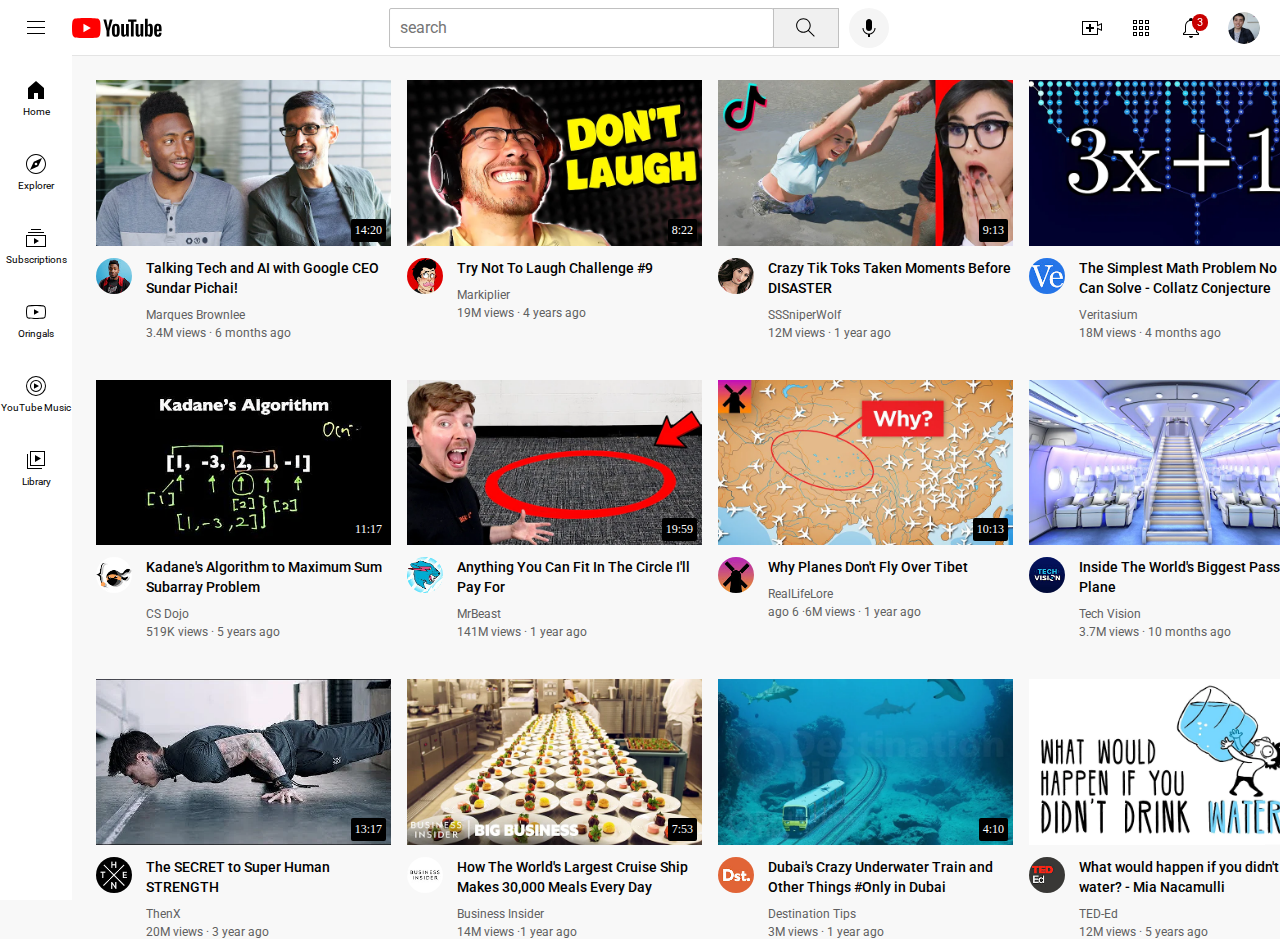
<file: index.html>
<!DOCTYPE html>
<html>
  <head>
    <title>Youtube</title>

    <link rel="preconnect" href="https://fonts.googleapis.com">
    <link rel="preconnect" href="https://fonts.gstatic.com" crossorigin>
    <link href="https://fonts.googleapis.com/css2?family=Roboto:wght@400;500;700&display=swap" rel="stylesheet">

    <link rel="stylesheet" href="styles/general.css">
    <link rel="stylesheet" href="styles/header.css">
    <link rel="stylesheet" href="styles/video.css">
    <link rel="stylesheet" href="styles/sidebar.css">

  </head>
  <body>
        <div class="header">
          <div class="left-section"><img class="hamburger-menu" src="icons/hamburger-menu.svg">
            <img class="youtube-logo" src="icons/youtube-logo.svg">
          </div>
          <div class="middle-section"><input class="search-bar" type="text" placeholder="search">
            <button class="search-button"><img class="search-icon"
              src="icons/search.svg">
              <div class="tooltip">Search</div>
            </button >
            <button 
            class="voice-search-button">
              <img class="voice-search-icon" 
              src="icons/voice-search-icon.svg">
              <div class="tooltip">Search with your voice</div>
            </button>
          </div>
          <div class="right-section"> 
            <div class="upload-icon-container">
              <img class="upload-icon" 
              src="icons/upload.svg">
              <div class="tooltip">Create</div>
            </div>
            
            <div class="load-apps-icon">
            <img class="youtube-apps-icon" 
            src="icons/youtube-apps.svg">
            <div class="tooltip">YouTube apps</div>
            </div>

           <div class="notifications-icon-container"> 
            <img class="notifications-icon" src="icons/notifications.svg">
            <div class="notifications-count">3</div>
            <div class="tooltip">Notifications</div>
          </div>
            <img class="current-user-picture" src="channel-pictures/my-channel.jpeg">
          </div>
        </div>

        <div class="sidebar">
          <div class="sidebar-link">
            <img src="icons/home.svg">
            <div>Home</div>
          </div>
          <div class="sidebar-link">
            <img src="icons/explore.svg">
            <div>Explorer</div>
          </div>
          <div class="sidebar-link">
            <img src="icons/subscriptions.svg">
            <div>Subscriptions</div>
          </div>
          <div class="sidebar-link">
            <img src="icons/originals.svg">
            <div>Oringals</div>
          </div>
          <div class="sidebar-link">
            <img src="icons/youtube-music.svg">
            <div>YouTube Music</div>
          </div>
          
          <div class="sidebar-link">
            <img src="icons/library.svg">
            <div>Library</div>
          </div>
          
        </div>
      
    <div class="video-grid">
      <div class="video-preview">
        <div class="thumbnail-row">
          <img class="thumbnails" src="thumbnails/thumbnail-1.webp">
          <div class="video-time">14:20</div>
        </div>
        <div class="video-info-grid" >
          <div class="channel-pictures">
            <img class="profile-pictures" src="channel-pictures/channel-1.jpeg">
          </div>
          <div class="video-info">
            <p class="video-title">
              Talking Tech and AI with Google 
              CEO Sundar Pichai!
              </p>
              <p class="video-author">
                Marques Brownlee
              </p>
              <p class="video-stats">
                3.4M views &#183; 6 months ago
              </p>
          </div>
        
        </div>
      </div>

      <div class="video-preview">
        <div class="thumbnail-row">
          <img class="thumbnails" src="thumbnails/thumbnail-2.webp">
          <div class="video-time">8:22</div>
        </div>
        <div class="video-info-grid">
          <div class="channel-pictures">
            <img class="profile-pictures" src="channel-pictures/channel-2.jpeg">
          </div>
          <div class="video-info">
            <p class="video-title">
                Try Not To Laugh Challenge #9
              </p>
              <p class="video-author">
                Markiplier
              </p>
              <p class="video-stats">
                19M views &#183; 4 years ago
              </p>
          </div>
        </div>
      </div>

      <div class="video-preview">
        <div class="thumbnail-row">
          <img class="thumbnails" src="thumbnails/thumbnail-3.webp">
          <div class="video-time">9:13</div>
        </div>
        <div class="video-info-grid" >
          <div class="channel-pictures">
            <img class="profile-pictures" src="channel-pictures/channel-3.jpeg">
          </div>
          <div class="video-info">
            <p class="video-title">
              Crazy Tik Toks Taken Moments Before DISASTER
              </p>
              <p class="video-author">
                SSSniperWolf
              </p>
              <p class="video-stats">
                12M views &#183; 1 year ago
              </p>
          </div>
        
        </div>
      </div>

      <div class="video-preview">
        <div class="thumbnail-row">
          <img class="thumbnails" src="thumbnails/thumbnail-4.webp">
          <div class="video-time">22:09</div>
        </div>
        <div class="video-info-grid">
          <div class="channel-pictures">
            <img class="profile-pictures" src="channel-pictures/channel-4.jpeg">
          </div>
          <div class="video-info">
            <p class="video-title">
              The Simplest Math Problem No One Can Solve - Collatz Conjecture
              </p>
              <p class="video-author">
                Veritasium
              </p>
              <p class="video-stats">
                18M views &#183; 4 months ago
              </p>
          </div>
        </div>
      </div>

      
      <div class="video-preview">
        <div class="thumbnail-row">
          <img class="thumbnails" src="thumbnails/thumbnail-5.webp">
          <div class="video-time">11:17</div>
        </div>
        <div class="video-info-grid" >
          <div class="channel-pictures">
            <img class="profile-pictures" src="channel-pictures/channel-5.jpeg">
          </div>
          <div class="video-info">
            <p class="video-title">
                Kadane's Algorithm to Maximum Sum Subarray Problem
              </p>
              <p class="video-author">
                CS Dojo
              </p>
              <p class="video-stats">
                519K views &#183; 5 years ago
              </p>
          </div>
        
        </div>
      </div>

      <div class="video-preview">
        <div class="thumbnail-row">
          <img class="thumbnails" src="thumbnails/thumbnail-6.webp">
          <div class="video-time">19:59</div>
        </div>
        <div class="video-info-grid">
          <div class="channel-pictures">
            <img class="profile-pictures" src="channel-pictures/channel-6.jpeg">
          </div>
          <div class="video-info">
            <p class="video-title">
              Anything You Can Fit In The Circle I&#39;ll Pay For
              </p>
              <p class="video-author">
                MrBeast
              </p>
              <p class="video-stats">
                141M views &#183; 1 year ago
              </p>
          </div>
        </div>
      </div>


  <div class="video-preview">
        <div class="thumbnail-row">
          <img class="thumbnails" src="thumbnails/thumbnail-7.webp">
          <div class="video-time">10:13</div>
        </div>
        <div class="video-info-grid" >
          <div class="channel-pictures">
            <img class="profile-pictures" src="channel-pictures/channel-7.jpeg">
          </div>
          <div class="video-info">
            <p class="video-title">
              Why Planes Don't Fly Over Tibet
              </p>
              <p class="video-author">
                RealLifeLore
              </p>
              <p class="video-stats">
                ago 6	&middot;6M views &#183; 1 year ago  
              </p>
          </div>
        
        </div>
      </div>

      <div class="video-preview">
        <div class="thumbnail-row">
          <img class="thumbnails" src="thumbnails/thumbnail-8.webp">
          <div class="video-time">7:12</div>
        </div>
        <div class="video-info-grid">
          <div class="channel-pictures">
            <img class="profile-pictures" src="channel-pictures/channel-8.jpeg">
          </div>
          <div class="video-info">
            <p class="video-title">
                Inside The World's Biggest Passenger Plane
              </p>
              <p class="video-author">
                Tech Vision
              </p>
              <p class="video-stats">
                3.7M views · 10 months ago
              </p>
          </div>
        </div>
    </div>

    <div class="video-preview">
      <div class="thumbnail-row">
        <img class="thumbnails" src="thumbnails/thumbnail-9.webp">
        <div class="video-time">13:17</div>
      </div>
      <div class="video-info-grid" >
        <div class="channel-pictures">
          <img class="profile-pictures" src="channel-pictures/channel-9.jpeg">
        </div>
        <div class="video-info">
          <p class="video-title">
              The SECRET to Super Human STRENGTH
            </p>
            <p class="video-author">
              ThenX
            </p>
            <p class="video-stats">
              20M views &#183; 3 year ago  
            </p>
        </div>
      </div>
    </div>

    <div class="video-preview">
      <div class="thumbnail-row">
        <img class="thumbnails" src="thumbnails/thumbnail-10.webp">
        <div class="video-time">7:53</div>
      </div>
      <div class="video-info-grid">
        <div class="channel-pictures">
          <img class="profile-pictures" src="channel-pictures/channel-10.jpeg">
        </div>
        <div class="video-info">
          <p class="video-title">
            How The World's Largest Cruise Ship Makes 30,000 Meals Every Day
            </p>
            <p class="video-author">
              Business Insider
            </p>
            <p class="video-stats">
              14M views &#183;1 year ago
            </p>
        </div>
      </div>
    </div>

  <div class="video-preview">
    <div class="thumbnail-row">
      <img class="thumbnails" src="thumbnails/thumbnail-11.webp">
      <div class="video-time">4:10</div>
    </div>
    <div class="video-info-grid" >
      <div class="channel-pictures">
        <img class="profile-pictures" src="channel-pictures/channel-11.jpeg">
      </div>
      <div class="video-info">
        <p class="video-title">   
            Dubai's Crazy Underwater Train and Other Things #Only in Dubai
          </p>
          <p class="video-author">
            Destination Tips
          </p>
          <p class="video-stats">
            3M views &#183; 1 year ago  
          </p>
      </div>
    </div>
  </div>

  <div class="video-preview">
    <div class="thumbnail-row">
      <img class="thumbnails" src="thumbnails/thumbnail-12.webp">
      <div class="video-time">4:51</div>
    </div>
    <div class="video-info-grid">
      <div class="channel-pictures">
        <img class="profile-pictures" src="channel-pictures/channel-12.jpeg">
      </div>
      <div class="video-info">
        <p class="video-title">
          What would happen if you didn&#39;t drink water? - Mia Nacamulli
          </p>
          <p class="video-author">
            TED-Ed
          </p>
          <p class="video-stats">
            12M views  &#183; 5 years ago
          </p>
      </div>
    </div>
  </div>

  </body>
</html>
</file>
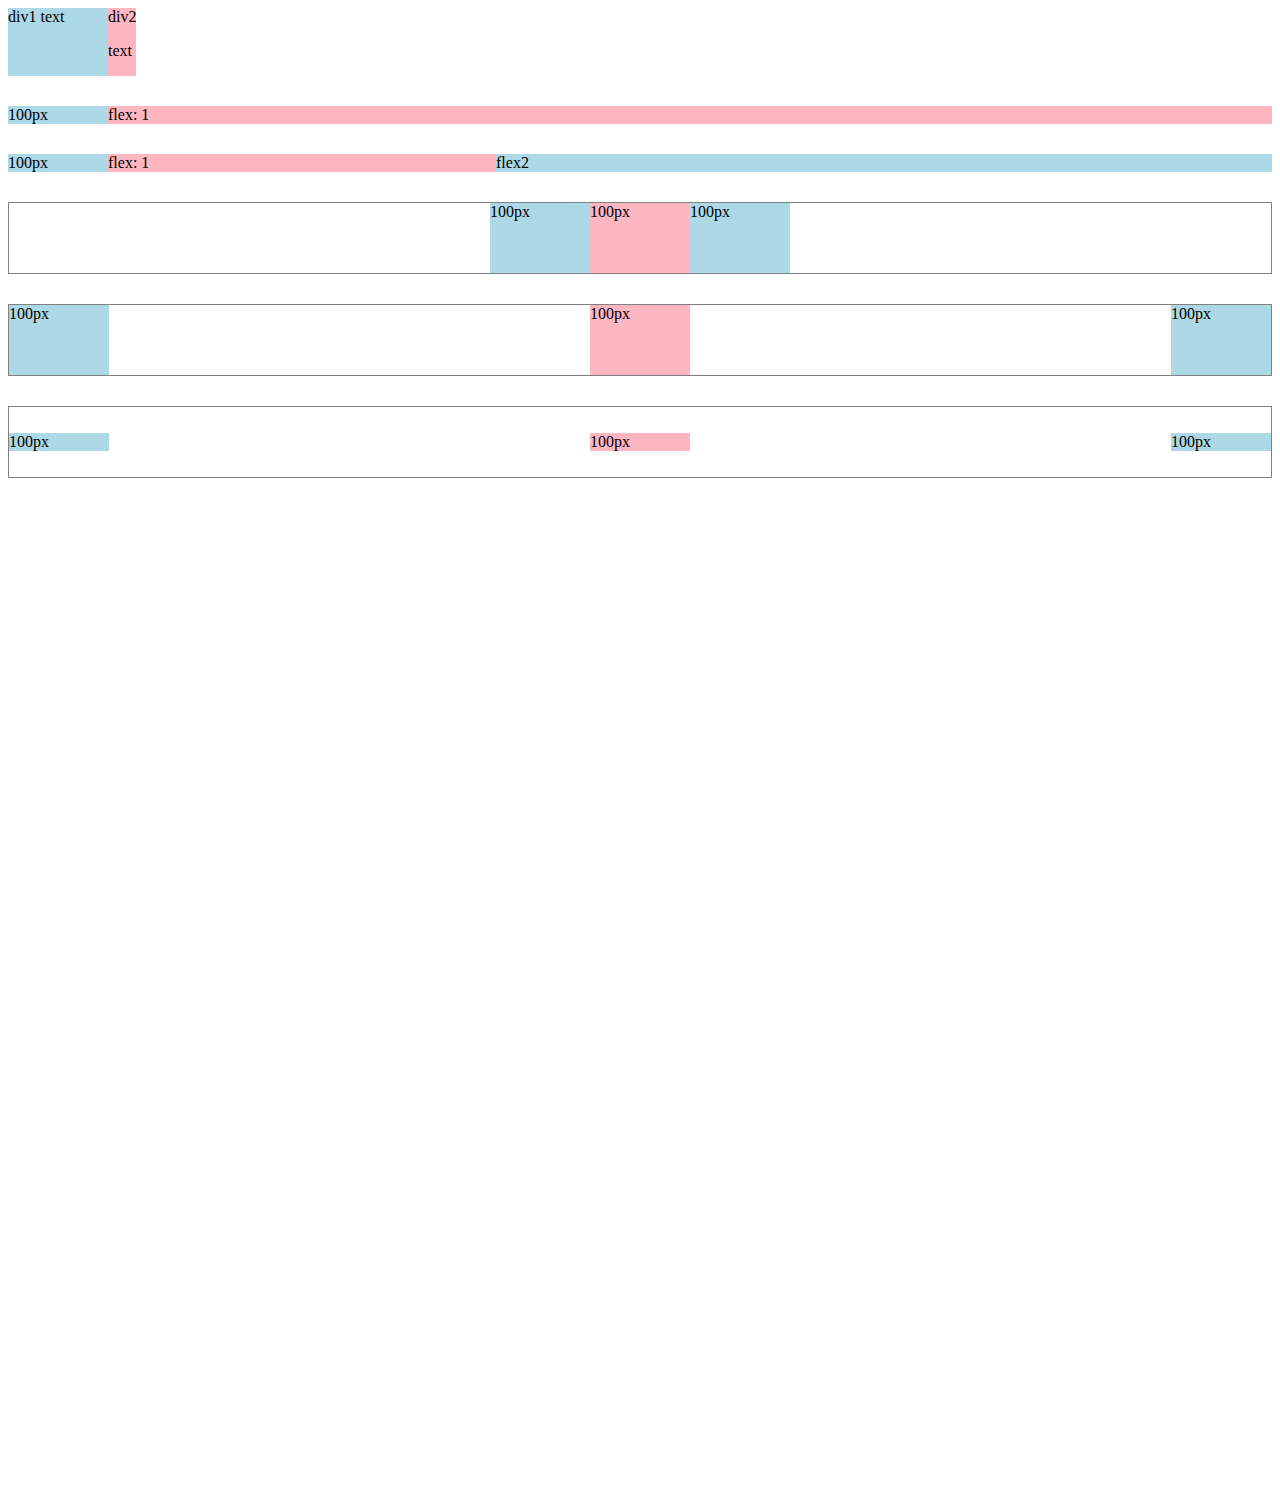
<file: flexbox.html>
<!DOCTYPE html>
<html>
  <head>
    <title>Flexbox Practice</title>
  </head>
  <body style="padding-bottom: 1000px;">
    <div style="
      display: flex;
      flex-direction: row;
      ">

        <div style="background-color: lightblue; width: 100px;">div1 text </div>
        <div style=" background-color: lightpink;">div2 <p>text</p></div>
      </div>

      <div style="
        margin-top: 30px;
        display: flex;
        flex-direction: row;
        ">

          <div style="background-color: lightblue; width: 100px;">100px</div>
          <div style=" background-color: lightpink; flex: 1;">flex: 1</div>
        </div>

          <div style="
          margin-top: 30px;
          display: flex;
          flex-direction: row;
          ">

              <div style="background-color: lightblue; width: 100px;">100px</div>
              <div style=" background-color: lightpink; flex: 1;">flex: 1</div>
              <div style="background-color: lightblue; flex: 2;">flex2</div>
            </div>

            
          <div style="
            margin-top: 30px;
            height: 70px;
            border-width: 1px;
            border-style: solid;
            border-color: grey;

            display: flex;
            flex-direction: row;
            justify-content: center ;

            ">

                <div style="background-color: lightblue; width: 100px;">100px</div>
                <div style=" background-color: lightpink; width: 100px;">100px</div>
                <div style="background-color: lightblue; width: 100px;">100px</div>
              </div>

                <div style="
                margin-top: 30px;
                height: 70px;
                border-width: 1px;
                border-style: solid;
                border-color: grey;
    
                display: flex;
                flex-direction: row;
                justify-content: space-between;
    
                ">
    
                    <div style="background-color: lightblue; width: 100px;">100px</div>
                    <div style=" background-color: lightpink; width: 100px;">100px</div>
                    <div style="background-color: lightblue; width: 100px;">100px</div>
              </div>

                <div style="
                  margin-top: 30px;
                  height: 70px;
                  border-width: 1px;
                  border-style: solid;
                  border-color: grey;
      
                  display: flex;
                  flex-direction: row;
                  justify-content: space-between;
                  align-items: center;
      
                  ">
      
                      <div style="background-color: lightblue; width: 100px;">100px</div>
                      <div style=" background-color: lightpink; width: 100px;">100px</div>
                      <div style="background-color: lightblue; width: 100px;">100px</div>
                </div>
      </body>
  </html>
</file>
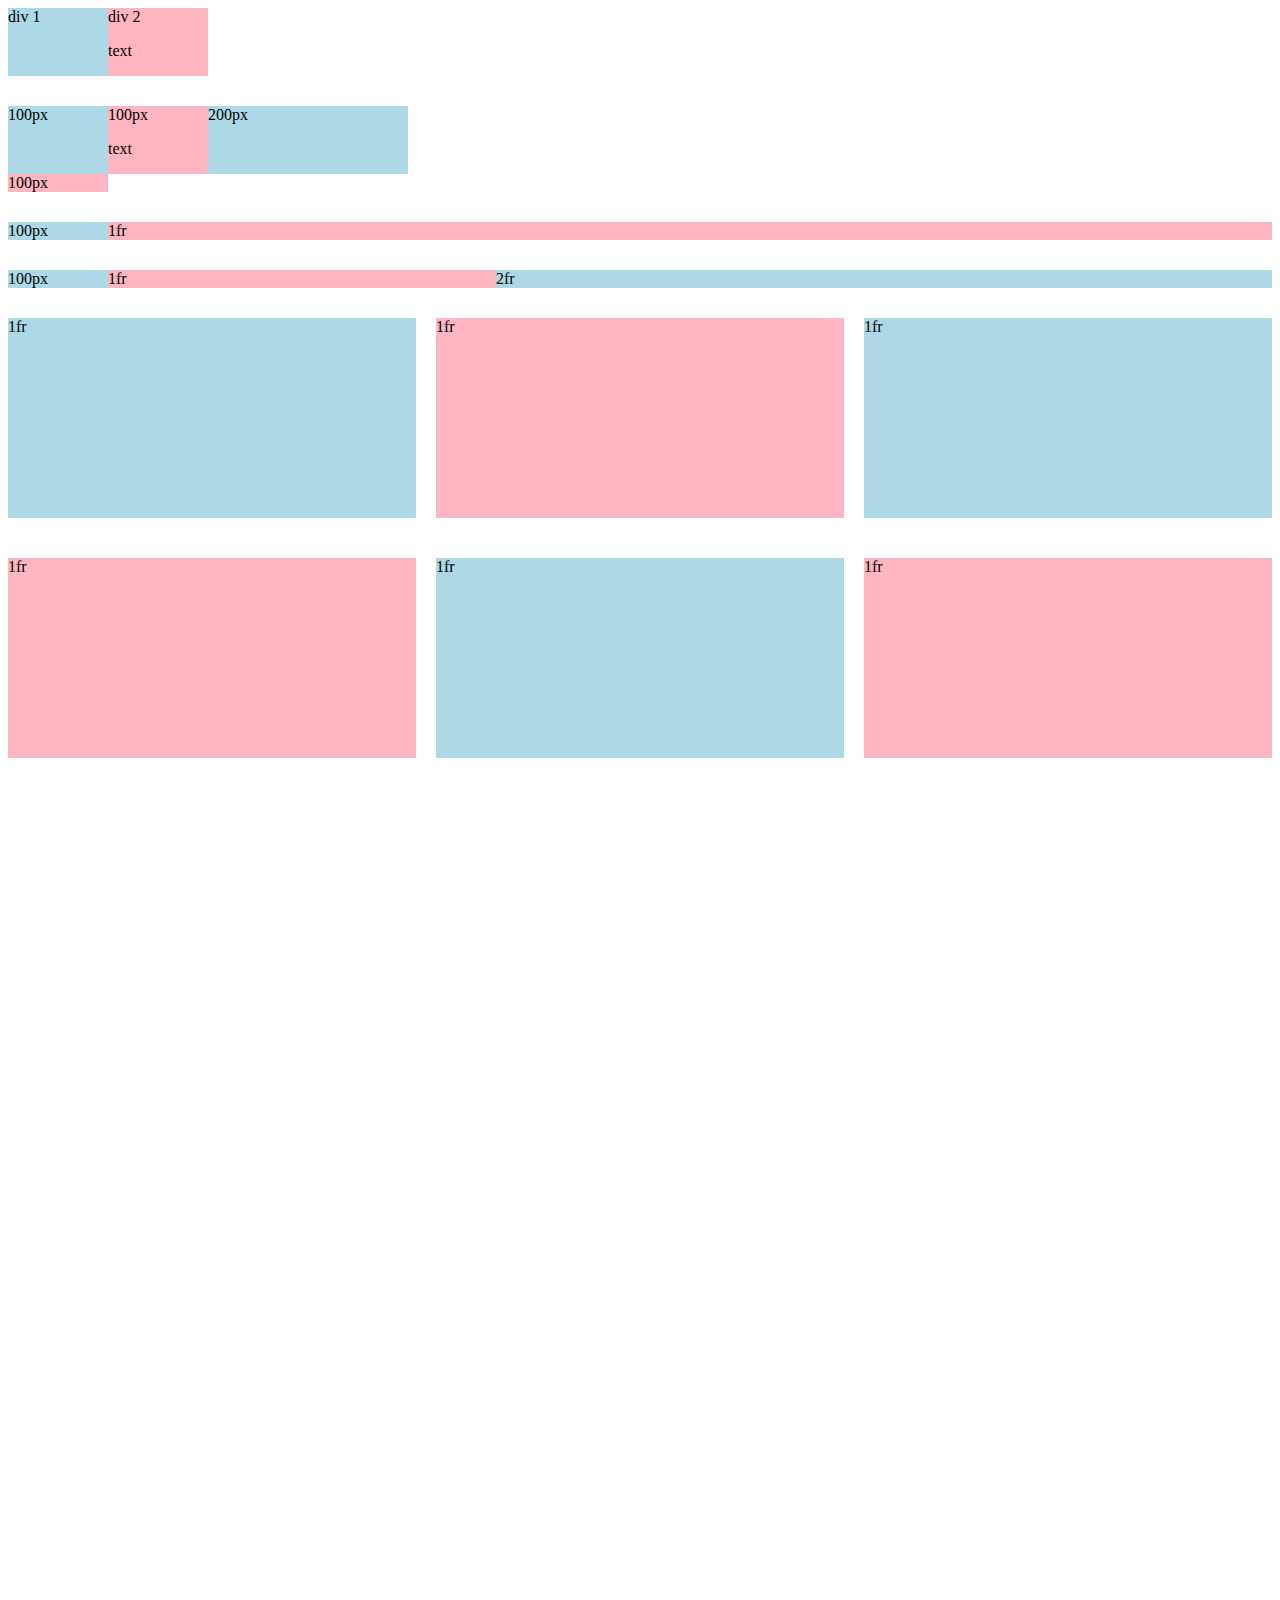
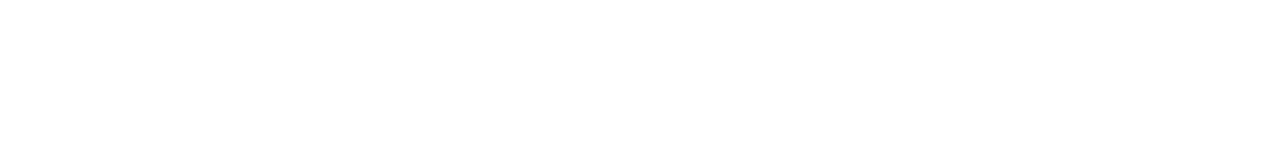
<file: grid.html>
<!DOCTYPE html>
<html>
  <head>
    <title>Grid Practice</title>
  </head>
  <body style="padding-bottom: 1000px;">
    <div style="
      display: grid;
      grid-template-columns: 100px 100px;
      ">
      <div style="background-color: lightblue;">div 1</div>
      <div style="background-color: lightpink;">div 2<p>text</p></div>
    </div>

    <div style="
      margin-top: 30px;
      display: grid;
      grid-template-columns: 100px 100px 200px;
      ">
      <div style="background-color: lightblue;">100px</div>
      <div style="background-color: lightpink;">100px<p>text</p></div>
      <div style="background-color: lightblue;">200px</div>
      <div style="background-color: lightpink;">100px</div>
    </div>

      <div style="
      margin-top: 30px;
      display: grid;
      grid-template-columns: 100px 1fr;
      ">
      <div style="background-color: lightblue;">100px</div>
      <div style="background-color: lightpink;">1fr</div>
    </div>

      <div style="
      margin-top: 30px;
      display: grid;
      grid-template-columns: 100px 1fr 2fr;
      ">
      <div style="background-color: lightblue;">100px</div>
      <div style="background-color: lightpink;">1fr</div>
      <div style="background-color: lightblue;">2fr</div>
    </div>

      <div style="
      margin-top: 30px;
      display: grid;
      grid-template-columns: 1fr 1fr 1fr;
      column-gap: 20px;
      row-gap: 40px;
      ">
      <div style="background-color: lightblue; height: 200px;">1fr</div>
      <div style="background-color: lightpink; height: 200px">1fr</div>
      <div style="background-color: lightblue; height: 200px">1fr</div>
      <div style="background-color: lightpink; height: 200px">1fr</div>
      <div style="background-color: lightblue; height: 200px;">1fr</div>
      <div style="background-color: lightpink; height: 200px">1fr</div>

    </div>
  </body>
</html>
</file>
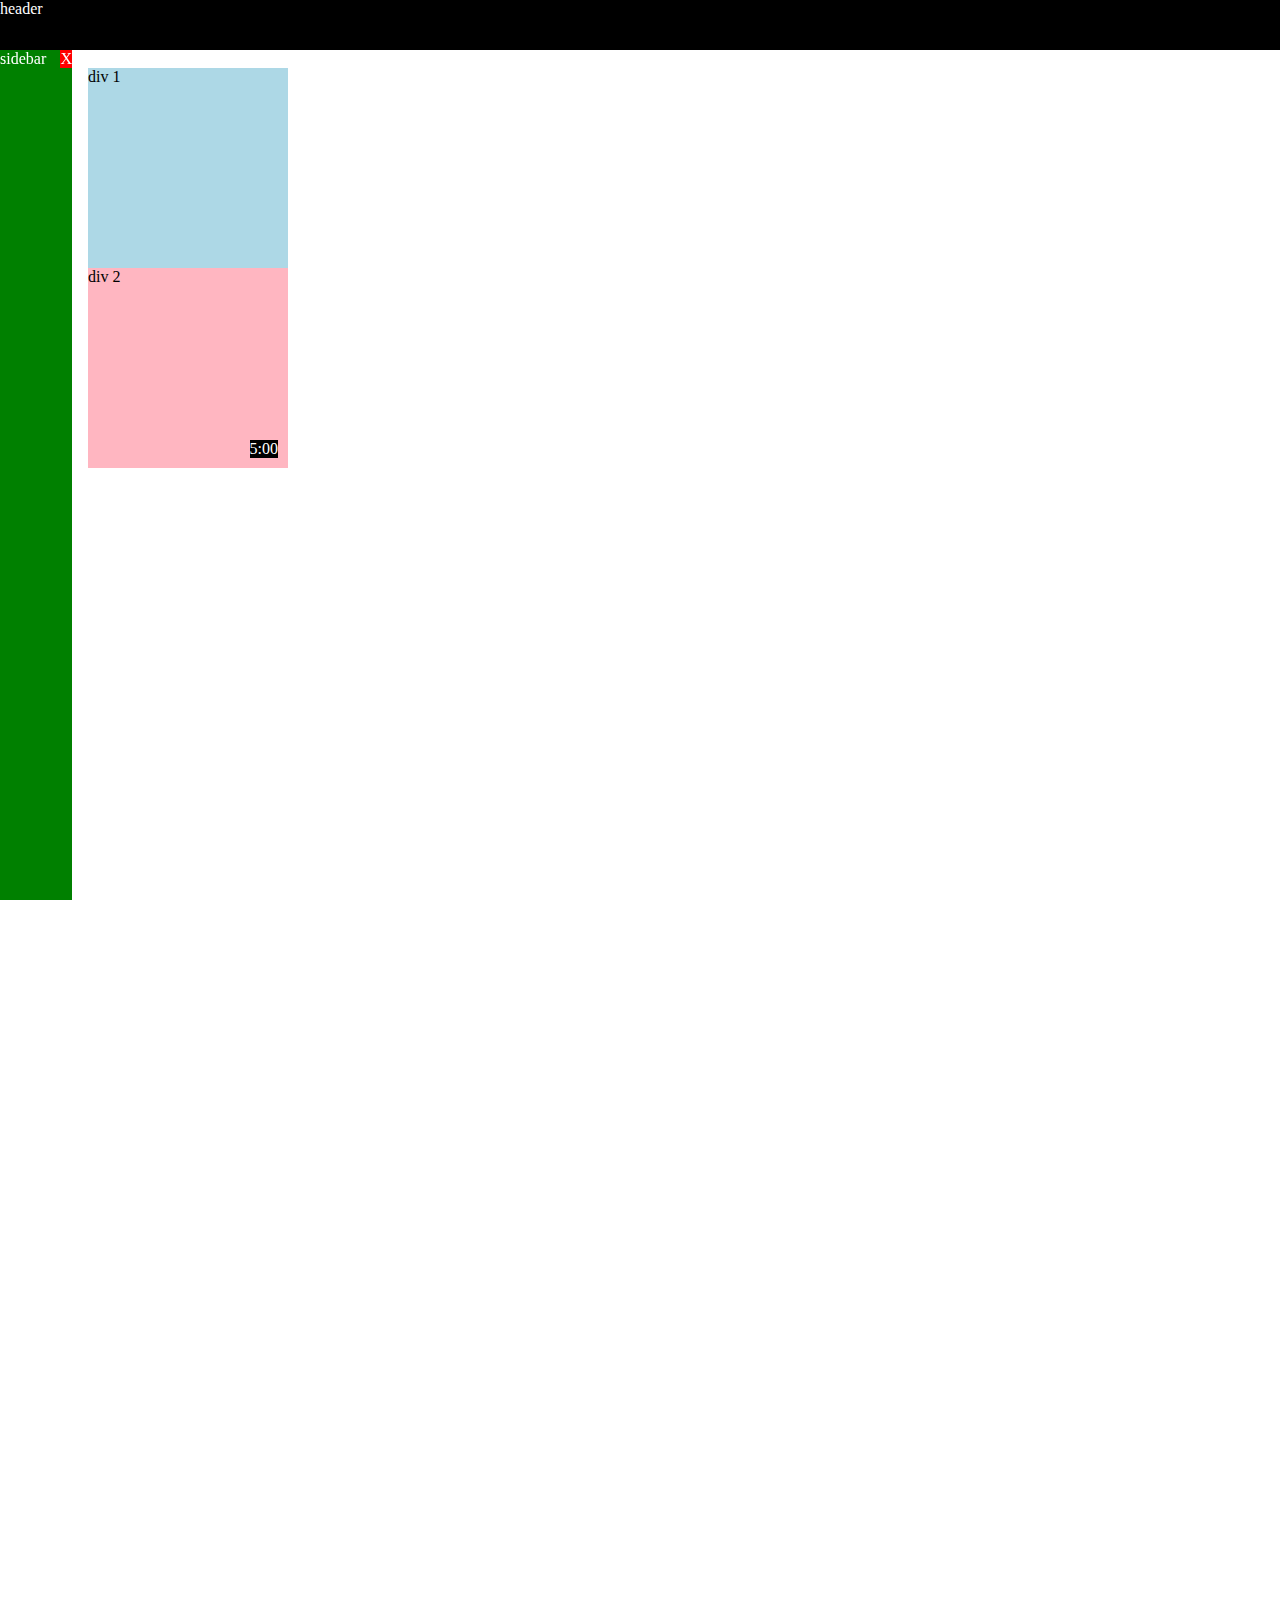
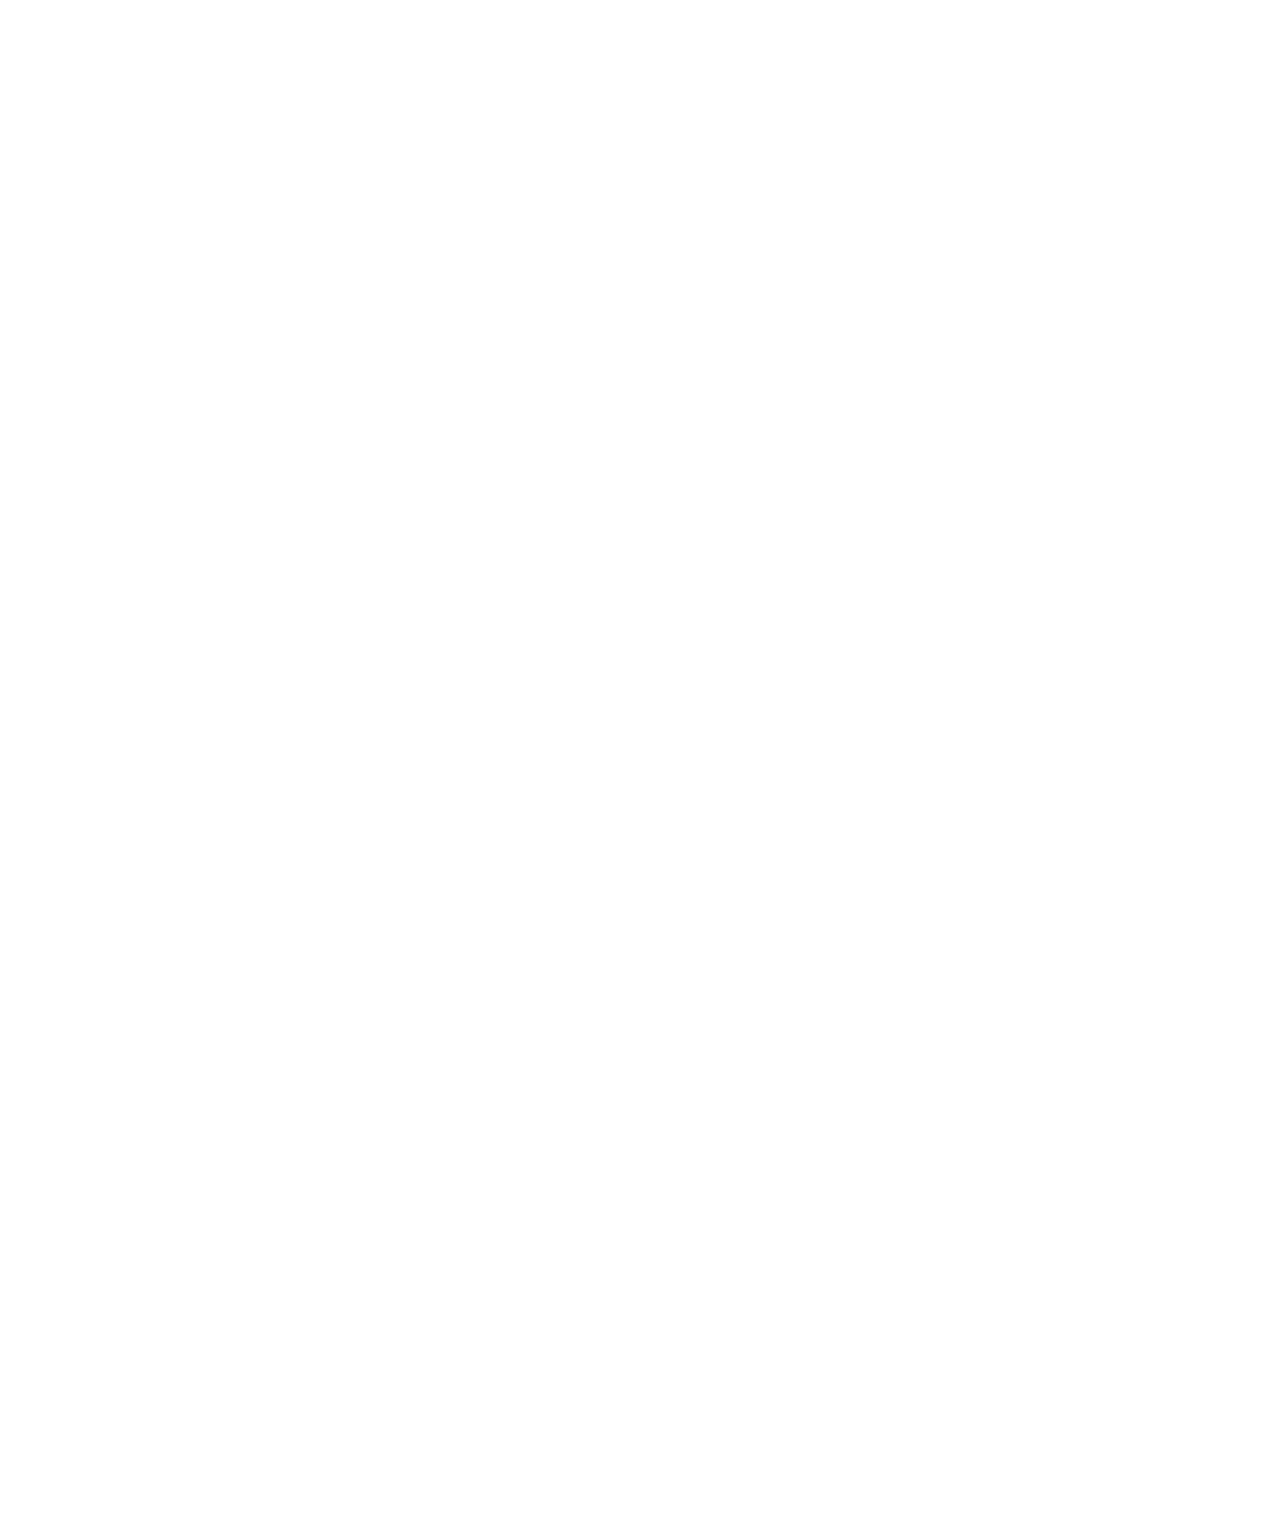
<file: position.html>
<!DOCTYPE html>
<html>
  <head>
    <title>Psition Practice</title>
  </head>
  <body style="
  height: 3000px;
  padding: 60px;
  padding-left: 80px;">

  <div style=" 
    background-color: black;
    color: white;
    position: fixed;
    top: 0px;
    left: 0;
    right: 0;
    height:50px;
    z-index: 1;
    ">header</div>

    <div style=" 
    background-color: green;
    color: white;
    position: fixed;
    left: 0;
    bottom: 0;
    top: 50px;
    width: 72px;
    ">
      sidebar
      
      <div style=" 
      position: absolute;
      background-color: red;
      color: white;
      top: 0;
      right: 0;
      ">
       X
    </div>
    </div>

      
    <div style=" 
      background-color: lightblue;
      height: 200px;
      width:200px;
      position: static;
      margin-top: 0;
      ">div 1</div>

    <div style=" 
    background-color: lightpink;
    height: 200px;
    width:200px;
    position: relative;
    
    ">
    div 2
    <div style=" 
      position: absolute;
      background-color: black;
      color: white;
      bottom: 10px;
      right: 10px;

  
      ">
        5:00
    </div>
  </div>

  </body>
</html>
</file>
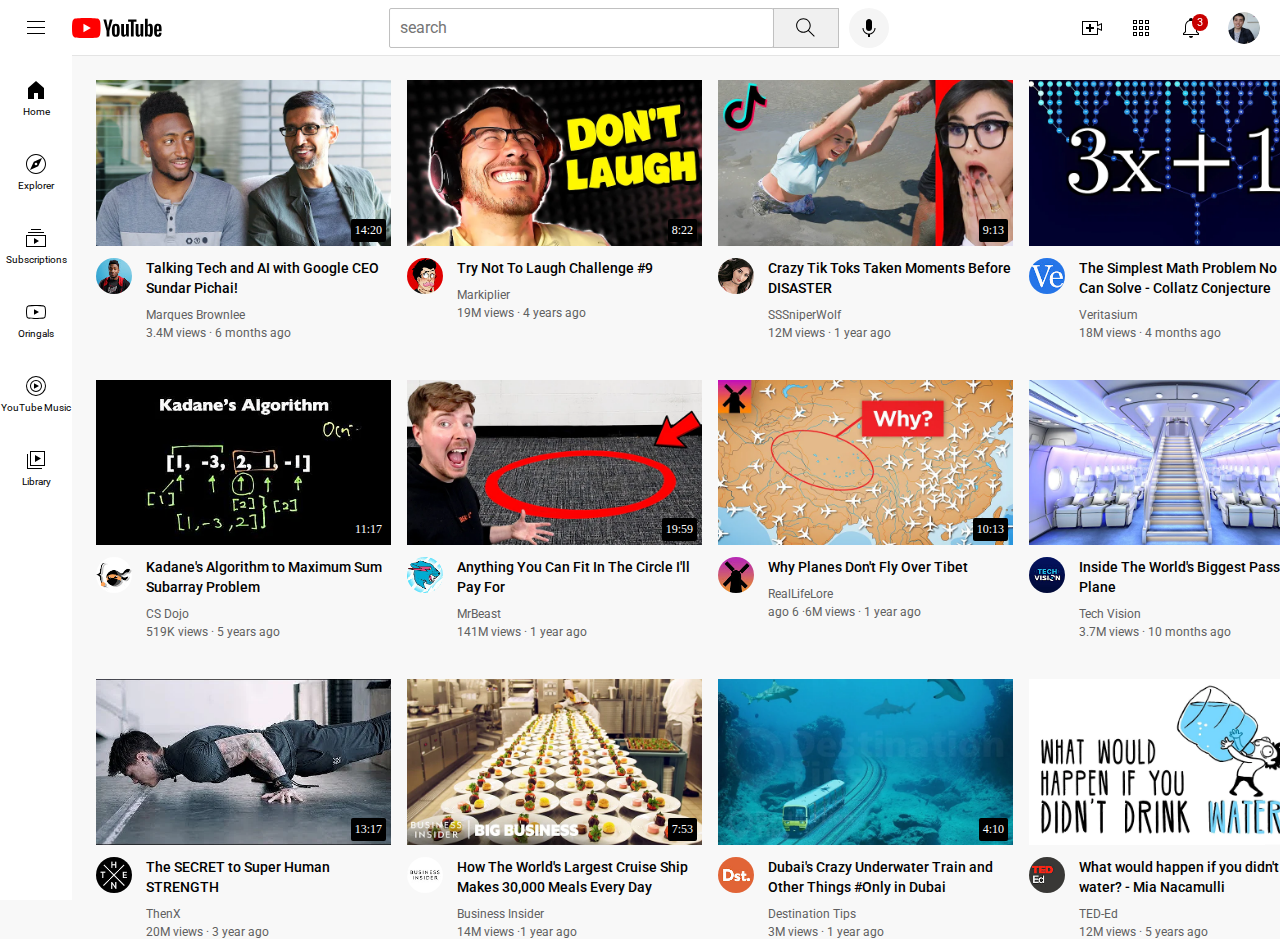
<file: youtube.html>
<!DOCTYPE html>
<html>
  <head>
    <title>Youtube</title>

    <link rel="preconnect" href="https://fonts.googleapis.com">
    <link rel="preconnect" href="https://fonts.gstatic.com" crossorigin>
    <link href="https://fonts.googleapis.com/css2?family=Roboto:wght@400;500;700&display=swap" rel="stylesheet">

    <link rel="stylesheet" href="styles/general.css">
    <link rel="stylesheet" href="styles/header.css">
    <link rel="stylesheet" href="styles/video.css">
    <link rel="stylesheet" href="styles/sidebar.css">

  </head>
  <body>
        <div class="header">
          <div class="left-section"><img class="hamburger-menu" src="icons/hamburger-menu.svg">
            <img class="youtube-logo" src="icons/youtube-logo.svg">
          </div>
          <div class="middle-section"><input class="search-bar" type="text" placeholder="search">
            <button class="search-button"><img class="search-icon"
              src="icons/search.svg">
              <div class="tooltip">Search</div>
            </button >
            <button 
            class="voice-search-button">
              <img class="voice-search-icon" 
              src="icons/voice-search-icon.svg">
              <div class="tooltip">Search with your voice</div>
            </button>
          </div>
          <div class="right-section"> 
            <div class="upload-icon-container">
              <img class="upload-icon" 
              src="icons/upload.svg">
              <div class="tooltip">Create</div>
            </div>
            
            <div class="load-apps-icon">
            <img class="youtube-apps-icon" 
            src="icons/youtube-apps.svg">
            <div class="tooltip">YouTube apps</div>
            </div>

           <div class="notifications-icon-container"> 
            <img class="notifications-icon" src="icons/notifications.svg">
            <div class="notifications-count">3</div>
            <div class="tooltip">Notifications</div>
          </div>
            <img class="current-user-picture" src="channel-pictures/my-channel.jpeg">
          </div>
        </div>

        <div class="sidebar">
          <div class="sidebar-link">
            <img src="icons/home.svg">
            <div>Home</div>
          </div>
          <div class="sidebar-link">
            <img src="icons/explore.svg">
            <div>Explorer</div>
          </div>
          <div class="sidebar-link">
            <img src="icons/subscriptions.svg">
            <div>Subscriptions</div>
          </div>
          <div class="sidebar-link">
            <img src="icons/originals.svg">
            <div>Oringals</div>
          </div>
          <div class="sidebar-link">
            <img src="icons/youtube-music.svg">
            <div>YouTube Music</div>
          </div>
          
          <div class="sidebar-link">
            <img src="icons/library.svg">
            <div>Library</div>
          </div>
          
        </div>
      
    <div class="video-grid">
      <div class="video-preview">
        <div class="thumbnail-row">
          <img class="thumbnails" src="thumbnails/thumbnail-1.webp">
          <div class="video-time">14:20</div>
        </div>
        <div class="video-info-grid" >
          <div class="channel-pictures">
            <img class="profile-pictures" src="channel-pictures/channel-1.jpeg">
          </div>
          <div class="video-info">
            <p class="video-title">
              Talking Tech and AI with Google 
              CEO Sundar Pichai!
              </p>
              <p class="video-author">
                Marques Brownlee
              </p>
              <p class="video-stats">
                3.4M views &#183; 6 months ago
              </p>
          </div>
        
        </div>
      </div>

      <div class="video-preview">
        <div class="thumbnail-row">
          <img class="thumbnails" src="thumbnails/thumbnail-2.webp">
          <div class="video-time">8:22</div>
        </div>
        <div class="video-info-grid">
          <div class="channel-pictures">
            <img class="profile-pictures" src="channel-pictures/channel-2.jpeg">
          </div>
          <div class="video-info">
            <p class="video-title">
                Try Not To Laugh Challenge #9
              </p>
              <p class="video-author">
                Markiplier
              </p>
              <p class="video-stats">
                19M views &#183; 4 years ago
              </p>
          </div>
        </div>
      </div>

      <div class="video-preview">
        <div class="thumbnail-row">
          <img class="thumbnails" src="thumbnails/thumbnail-3.webp">
          <div class="video-time">9:13</div>
        </div>
        <div class="video-info-grid" >
          <div class="channel-pictures">
            <img class="profile-pictures" src="channel-pictures/channel-3.jpeg">
          </div>
          <div class="video-info">
            <p class="video-title">
              Crazy Tik Toks Taken Moments Before DISASTER
              </p>
              <p class="video-author">
                SSSniperWolf
              </p>
              <p class="video-stats">
                12M views &#183; 1 year ago
              </p>
          </div>
        
        </div>
      </div>

      <div class="video-preview">
        <div class="thumbnail-row">
          <img class="thumbnails" src="thumbnails/thumbnail-4.webp">
          <div class="video-time">22:09</div>
        </div>
        <div class="video-info-grid">
          <div class="channel-pictures">
            <img class="profile-pictures" src="channel-pictures/channel-4.jpeg">
          </div>
          <div class="video-info">
            <p class="video-title">
              The Simplest Math Problem No One Can Solve - Collatz Conjecture
              </p>
              <p class="video-author">
                Veritasium
              </p>
              <p class="video-stats">
                18M views &#183; 4 months ago
              </p>
          </div>
        </div>
      </div>

      
      <div class="video-preview">
        <div class="thumbnail-row">
          <img class="thumbnails" src="thumbnails/thumbnail-5.webp">
          <div class="video-time">11:17</div>
        </div>
        <div class="video-info-grid" >
          <div class="channel-pictures">
            <img class="profile-pictures" src="channel-pictures/channel-5.jpeg">
          </div>
          <div class="video-info">
            <p class="video-title">
                Kadane's Algorithm to Maximum Sum Subarray Problem
              </p>
              <p class="video-author">
                CS Dojo
              </p>
              <p class="video-stats">
                519K views &#183; 5 years ago
              </p>
          </div>
        
        </div>
      </div>

      <div class="video-preview">
        <div class="thumbnail-row">
          <img class="thumbnails" src="thumbnails/thumbnail-6.webp">
          <div class="video-time">19:59</div>
        </div>
        <div class="video-info-grid">
          <div class="channel-pictures">
            <img class="profile-pictures" src="channel-pictures/channel-6.jpeg">
          </div>
          <div class="video-info">
            <p class="video-title">
              Anything You Can Fit In The Circle I&#39;ll Pay For
              </p>
              <p class="video-author">
                MrBeast
              </p>
              <p class="video-stats">
                141M views &#183; 1 year ago
              </p>
          </div>
        </div>
      </div>


  <div class="video-preview">
        <div class="thumbnail-row">
          <img class="thumbnails" src="thumbnails/thumbnail-7.webp">
          <div class="video-time">10:13</div>
        </div>
        <div class="video-info-grid" >
          <div class="channel-pictures">
            <img class="profile-pictures" src="channel-pictures/channel-7.jpeg">
          </div>
          <div class="video-info">
            <p class="video-title">
              Why Planes Don't Fly Over Tibet
              </p>
              <p class="video-author">
                RealLifeLore
              </p>
              <p class="video-stats">
                ago 6	&middot;6M views &#183; 1 year ago  
              </p>
          </div>
        
        </div>
      </div>

      <div class="video-preview">
        <div class="thumbnail-row">
          <img class="thumbnails" src="thumbnails/thumbnail-8.webp">
          <div class="video-time">7:12</div>
        </div>
        <div class="video-info-grid">
          <div class="channel-pictures">
            <img class="profile-pictures" src="channel-pictures/channel-8.jpeg">
          </div>
          <div class="video-info">
            <p class="video-title">
                Inside The World's Biggest Passenger Plane
              </p>
              <p class="video-author">
                Tech Vision
              </p>
              <p class="video-stats">
                3.7M views · 10 months ago
              </p>
          </div>
        </div>
    </div>

    <div class="video-preview">
      <div class="thumbnail-row">
        <img class="thumbnails" src="thumbnails/thumbnail-9.webp">
        <div class="video-time">13:17</div>
      </div>
      <div class="video-info-grid" >
        <div class="channel-pictures">
          <img class="profile-pictures" src="channel-pictures/channel-9.jpeg">
        </div>
        <div class="video-info">
          <p class="video-title">
              The SECRET to Super Human STRENGTH
            </p>
            <p class="video-author">
              ThenX
            </p>
            <p class="video-stats">
              20M views &#183; 3 year ago  
            </p>
        </div>
      </div>
    </div>

    <div class="video-preview">
      <div class="thumbnail-row">
        <img class="thumbnails" src="thumbnails/thumbnail-10.webp">
        <div class="video-time">7:53</div>
      </div>
      <div class="video-info-grid">
        <div class="channel-pictures">
          <img class="profile-pictures" src="channel-pictures/channel-10.jpeg">
        </div>
        <div class="video-info">
          <p class="video-title">
            How The World's Largest Cruise Ship Makes 30,000 Meals Every Day
            </p>
            <p class="video-author">
              Business Insider
            </p>
            <p class="video-stats">
              14M views &#183;1 year ago
            </p>
        </div>
      </div>
    </div>

  <div class="video-preview">
    <div class="thumbnail-row">
      <img class="thumbnails" src="thumbnails/thumbnail-11.webp">
      <div class="video-time">4:10</div>
    </div>
    <div class="video-info-grid" >
      <div class="channel-pictures">
        <img class="profile-pictures" src="channel-pictures/channel-11.jpeg">
      </div>
      <div class="video-info">
        <p class="video-title">   
            Dubai's Crazy Underwater Train and Other Things #Only in Dubai
          </p>
          <p class="video-author">
            Destination Tips
          </p>
          <p class="video-stats">
            3M views &#183; 1 year ago  
          </p>
      </div>
    </div>
  </div>

  <div class="video-preview">
    <div class="thumbnail-row">
      <img class="thumbnails" src="thumbnails/thumbnail-12.webp">
      <div class="video-time">4:51</div>
    </div>
    <div class="video-info-grid">
      <div class="channel-pictures">
        <img class="profile-pictures" src="channel-pictures/channel-12.jpeg">
      </div>
      <div class="video-info">
        <p class="video-title">
          What would happen if you didn&#39;t drink water? - Mia Nacamulli
          </p>
          <p class="video-author">
            TED-Ed
          </p>
          <p class="video-stats">
            12M views  &#183; 5 years ago
          </p>
      </div>
    </div>
  </div>

  </body>
</html>
</file>
<file: styles/general.css>
p {
  font-family: Roboto, Arial;
  margin-top: 0;
  margin-bottom: 0;
}

body {
  font-family: Roboto, Arial;
  margin: 0;
  padding-top: 80px;
  padding-left: 96px;
  padding-right: 24px;
  background-color: rgb(248, 248, 248);
}
</file>
<file: styles/header.css>
.header{

  height: 55px;

  display: flex;
  flex-direction: row;
  justify-content: space-between;

  
  position: fixed;
  top: 0;
  left: 0;
  right: 0;
  z-index: 100;

  background-color: white;
  border-bottom-width: 1px;
  border-bottom-style: solid;
  border-bottom-color:rgb(228, 228, 228);

}

.left-section {
  display: flex;
  align-items: center;
  cursor: pointer;
}

.hamburger-menu{
  height: 24px;
  margin-left: 24px;
  margin-right: 24px;
}

.youtube-logo{
  height: 20px;
}

.middle-section {
  display: flex;
  flex: 1;
  margin-left: 70px;
  margin-right: 35px;
  max-width: 500px;
  align-items: center;
  cursor: pointer;
}

.search-bar {
  flex: 1;
  height: 36px;
  padding-left: 10px;
  font-size: 16px;
  border-width: 1px;
  border-style: solid;
  border-color: rgb(192, 192, 192);
  border-radius: 2px;
  box-shadow: inset 0px 0px 1px rgba(0, 0, 0, 0.05);
  width: 0;
  
}

.search-bar::placeholder{
  font-family: Roboto, Arial;
  font-size: 16px;
  cursor: pointer;
}

.search-button{
  height: 40px;
  width: 66px;
  background-color: rgb(240, 240, 240);
  border-width: 1px;
  border-style: solid;
  border-color: rgb(192, 192, 192);
  margin-left: -1px;
  margin-right: 10px;
  cursor: pointer;
  
}

.search-button,
.voice-search-button,
.upload-icon-container,
.load-apps-icon,
.notifications-icon-container {
  display: flex;
  justify-content: center;
  align-items: center;
  position: relative;

}


.search-button .tooltip,
.voice-search-button .tooltip,
.upload-icon-container .tooltip,
.load-apps-icon .tooltip,
.notifications-icon-container .tooltip {
  font-family: Roboto, Arial;
  position: absolute;
  background-color: grey;
  color: white;
  padding-top: 15px;
  padding-bottom: 4px;
  padding-left: 8px;
  padding-right: 8px;
  border-radius: 2px;
  font-size: 12px;
  bottom: -30px;
  opacity: 0;
  transition: opacity 0.15s;
  pointer-events: none;
  white-space: nowrap;
}

.search-button:hover .tooltip,
.voice-search-button:hover .tooltip,
.upload-icon-container:hover .tooltip,
.load-apps-icon:hover .tooltip,
.notifications-icon-container:hover .tooltip {
  opacity: 1;
}



.search-icon{
  height: 25px;
 
}

.voice-search-button{
  height: 40px;
  width: 40px;
  border-radius: 20px;
  border: none;
  background-color: rgb(245, 245, 245);

}

.voice-search-icon {
  height: 24px;
  cursor: pointer;
}

.right-section {
  width: 180px;
  display: flex;
  align-items: center;
  justify-content: space-between;
  margin-right: 20px;
  flex-shrink: 0;
  cursor: pointer;
}

.upload-icon {
  height: 24px;
}

.youtube-apps-icon {
  height: 24px;
}

.notifications-icon{
  height: 24px;
}

.notifications-icon-container{
  position: relative;
}

.notifications-count{
  position: absolute;
  top: -2px;
  right: -5px;
  background-color: rgb(200, 0, 0);
  color: white;
  font-family: Roboto, Arial;
  font-size: 11px;
 padding-top: 2px;
 padding-right: 5px;
 padding-left: 5px;
 padding-bottom: 2px;
 border-radius: 10px;
}

.current-user-picture{
  height: 32px;
  border-radius: 16px;
}
</file>
<file: styles/video.css>
.thumbnails{
  width: 100%;
}

.video-title{
  margin-top: 0;
  font-size: 14px;
  width: 245px;
  font-weight: 500;
  line-height: 20px;
  margin-bottom: 10px;
}


.video-info-grid{
  display: grid;
  grid-template-columns: 50px 1fr;
}


.profile-pictures{
  width: 36px;
  border-radius: 50px;
}

.thumbnail-row {
  margin-bottom: 8px;
  position: relative;
}
.video-author, 
.video-stats{
  font-size: 12px;
  color: rgb(96, 96, 96);
}
.video-author{
  margin-bottom: 4px;
}

.video-grid{
  display: grid;
  grid-template-columns: 1fr 1fr 1fr;
  column-gap: 16px;
  row-gap: 40px;
}

@media (max-width: 750px) {
  .video-grid {
    grid-template-columns: 1fr 1fr;
    
  }
}

@media (min-width: 751px) and (max-width: 999px) {
  .video-grid {
    grid-template-columns: 1fr 1fr 1fr;
    
  }
}

@media (min-width: 1000px) {
  .video-grid {
    grid-template-columns: 1fr 1fr 1fr 1fr;
    
  }
}

.video-time{
  font-family: roboto arial;
  font-size: 12px;
  font-weight: 500;
  Padding: 4px;
  border-radius: 2px;
  background-color: black;
  color: white;
  position: absolute;
  bottom: 8px;
  right: 5px;
}
</file>
<file: styles/sidebar.css>
.sidebar {
  position: fixed;
  left: 0;
  bottom: 0;
  top: 55px;
  background-color: white;
  width: 72px;
  z-index: 200;
  padding-top: 5px;
}

.sidebar-link {
  height: 74px;
  display: flex;
  justify-content: center;
  align-items: center;
  flex-direction: column;
  cursor: pointer;
}

.sidebar-link:hover{
  background-color: rgb(235, 235, 235);
}

.sidebar-link img {
  height: 24px;
  margin-bottom: 4px;
}

.sidebar-link div {
  font-size: 10px;
}
</file>
